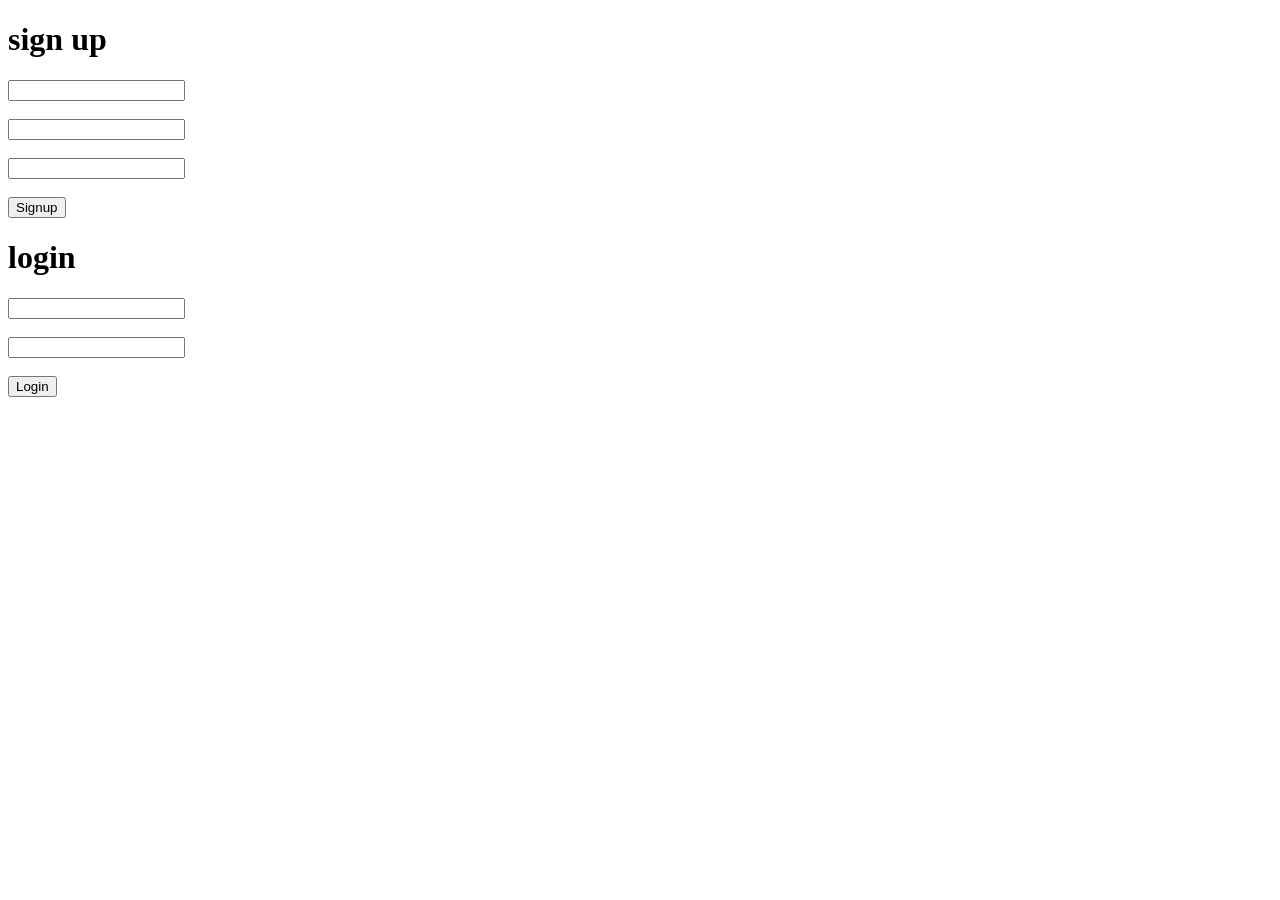
<file: localstorage.html>
<!DOCTYPE html>
<html lang="en">

<head>
    <meta charset="UTF-8">
    <meta name="viewport" content="width=device-width, initial-scale=1.0">
    <title>Document</title>
</head>

<body>
    <h1>sign up</h1>
    <input type="text" id="name"><br><br>
    <input type="email" id="email"><br><br>
    <input type="password" id="pass"><br><br>
    <button onclick="signup()">Signup</button>


    <!-- login section  -->
    <h1>login</h1>
    <input type="email" id="email"><br><br>
    <input type="password" id="pass"><br><br>
    <button onclick="Login()">Login</button>
    <script>
        function signup() {
            let Name = document.getElementById('name').value;
            let Email = document.getElementById('email').value;
            let Pass = document.getElementById('pass').value;
            localStorage.setItem('username', Name);
            localStorage.setItem('userEmail', Email);
            localStorage.setItem('userPass', Pass);
        }

        function Login(){
            let Email = document.getElementById('email').value;
            let Pass = document.getElementById('pass').value;
            REmail = localStorage.getItem('userEmail');
            RPass = localStorage.getItem('userPass');
            if(Email===REmail && Pass ===RPass){
                alert("Login Successfully")
            }
            else{
                alert("invalid creds")
            }
        }
    </script>
</body>

</html>
</file>
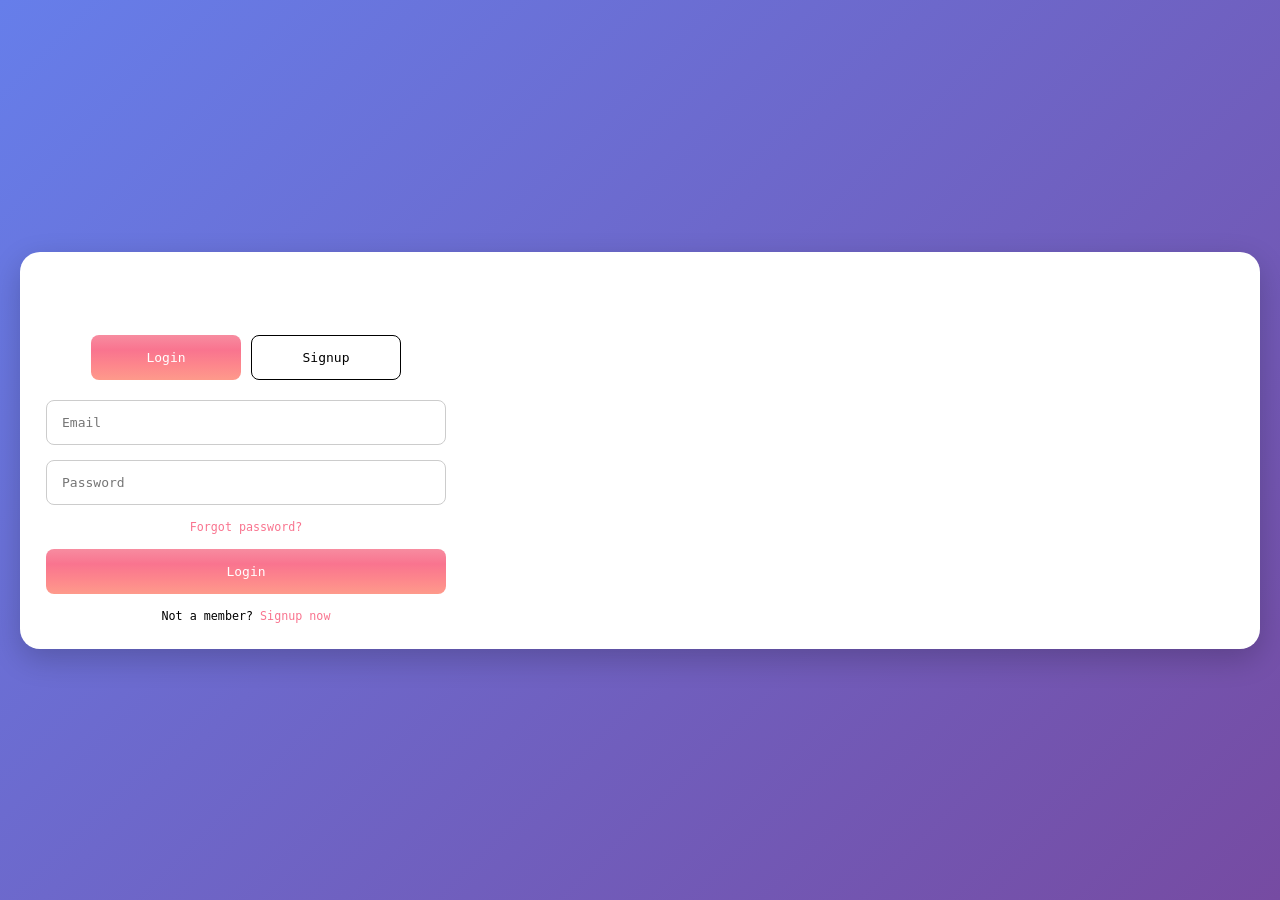
<file: login.html>
<!DOCTYPE html>
<html lang="en">

<head>
    <meta charset="UTF-8">
    <meta name="viewport" content="width=device-width, initial-scale=1.0">
    <title>Log-in</title>
    <link rel="stylesheet" href="login.css">
</head>

<body>
    <div class="log-container">
        <form action="" class="form-bgcolor">
            <div class="content">
                <h1>Login form</h1>
                <div class="btn-s">
                    <button id="login-btn">Login</button>
                    <button><a href="./signup.html" target="_blank">Signup</a></button>
                </div>
                <div class="login-form">
                    <input type="email" placeholder="Email" id="email">
                    <input type="password" placeholder="Password" id="pass">
                    <a href="#">Forgot password?</a>
                    <button class="login-btn" onclick="login()">Login</button>
                    <p>Not a member? <a href="./signup.html" target="_blank">Signup now</a></a></p>
                </div>
            </div>
        </form>
    </div>
    <script src="login.js"></script>
</body>
</html>
</file>
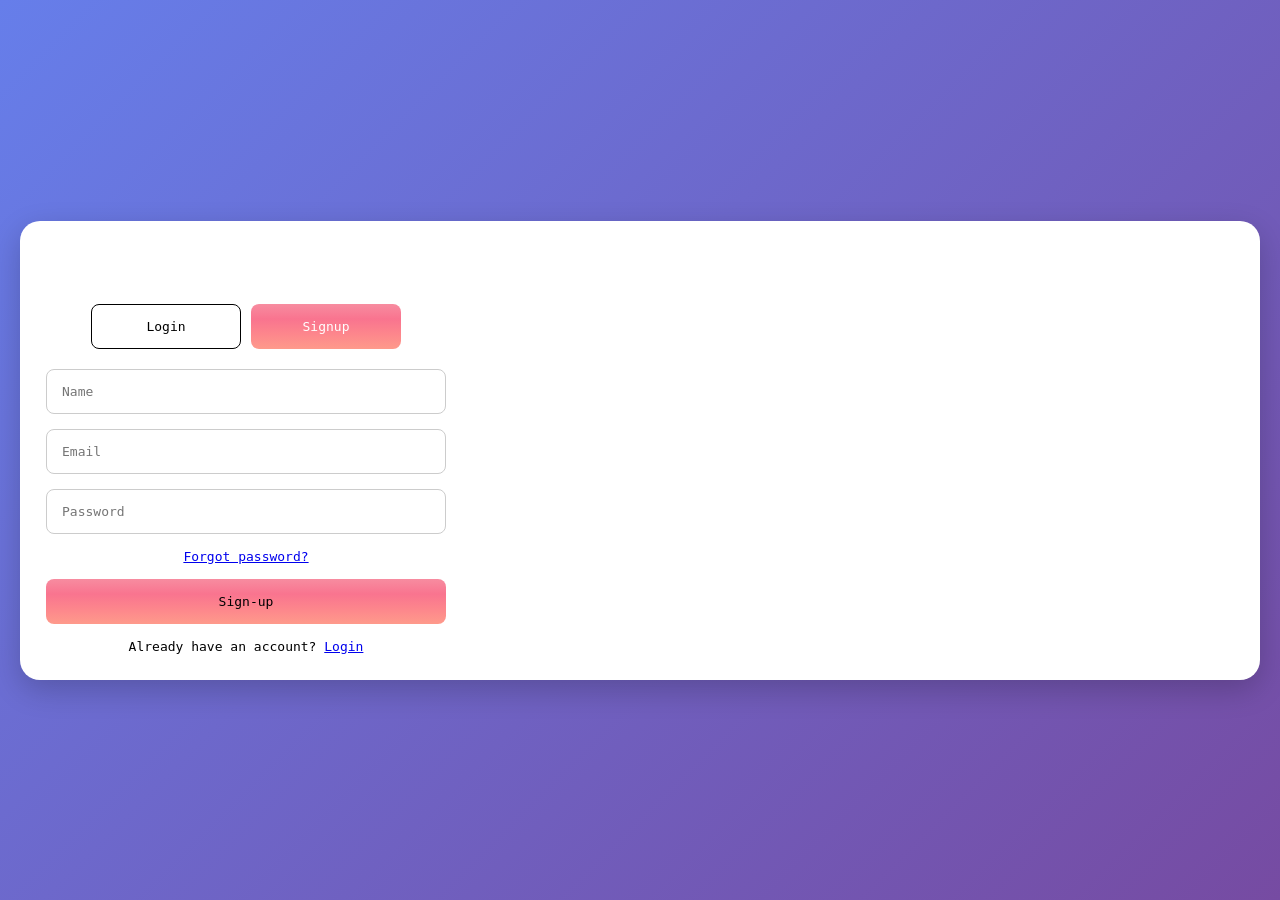
<file: signup.html>
<!DOCTYPE html>
<html lang="en">
<head>
    <meta charset="UTF-8">
    <meta name="viewport" content="width=device-width, initial-scale=1.0">
    <title>Sign-Up</title>
    <link rel="stylesheet" href="signup.css">
</head>
<body>
    <div class="signup-container">
        <form action="" class="form-bgcolor">
            <div class="content">
                <h1>Signup form</h1>
                <div class="btn-s">
                    <button type="button" onclick="location.href='login.html'">Login</button>
                    <button id="signup-btn">Signup</button>
                </div>
                <div class="signup-form">
                    <input type="text" placeholder="Name" id="name">
                    <input type="email" placeholder="Email" id="email">
                    <input type="password" placeholder="Password" id="pass">
                    <a href="#">Forgot password?</a>
                    <button type="button" class="signup-btn" onclick="signup()">Sign-up</button>
                    <p>Already have an account?
                        <a href="./login.html" target="_blank">Login</a>
                    </p>
                </div>
            </div>
        </form>
    </div>
     <script src="./signup.js"></script>
</body>

</html>
</file>
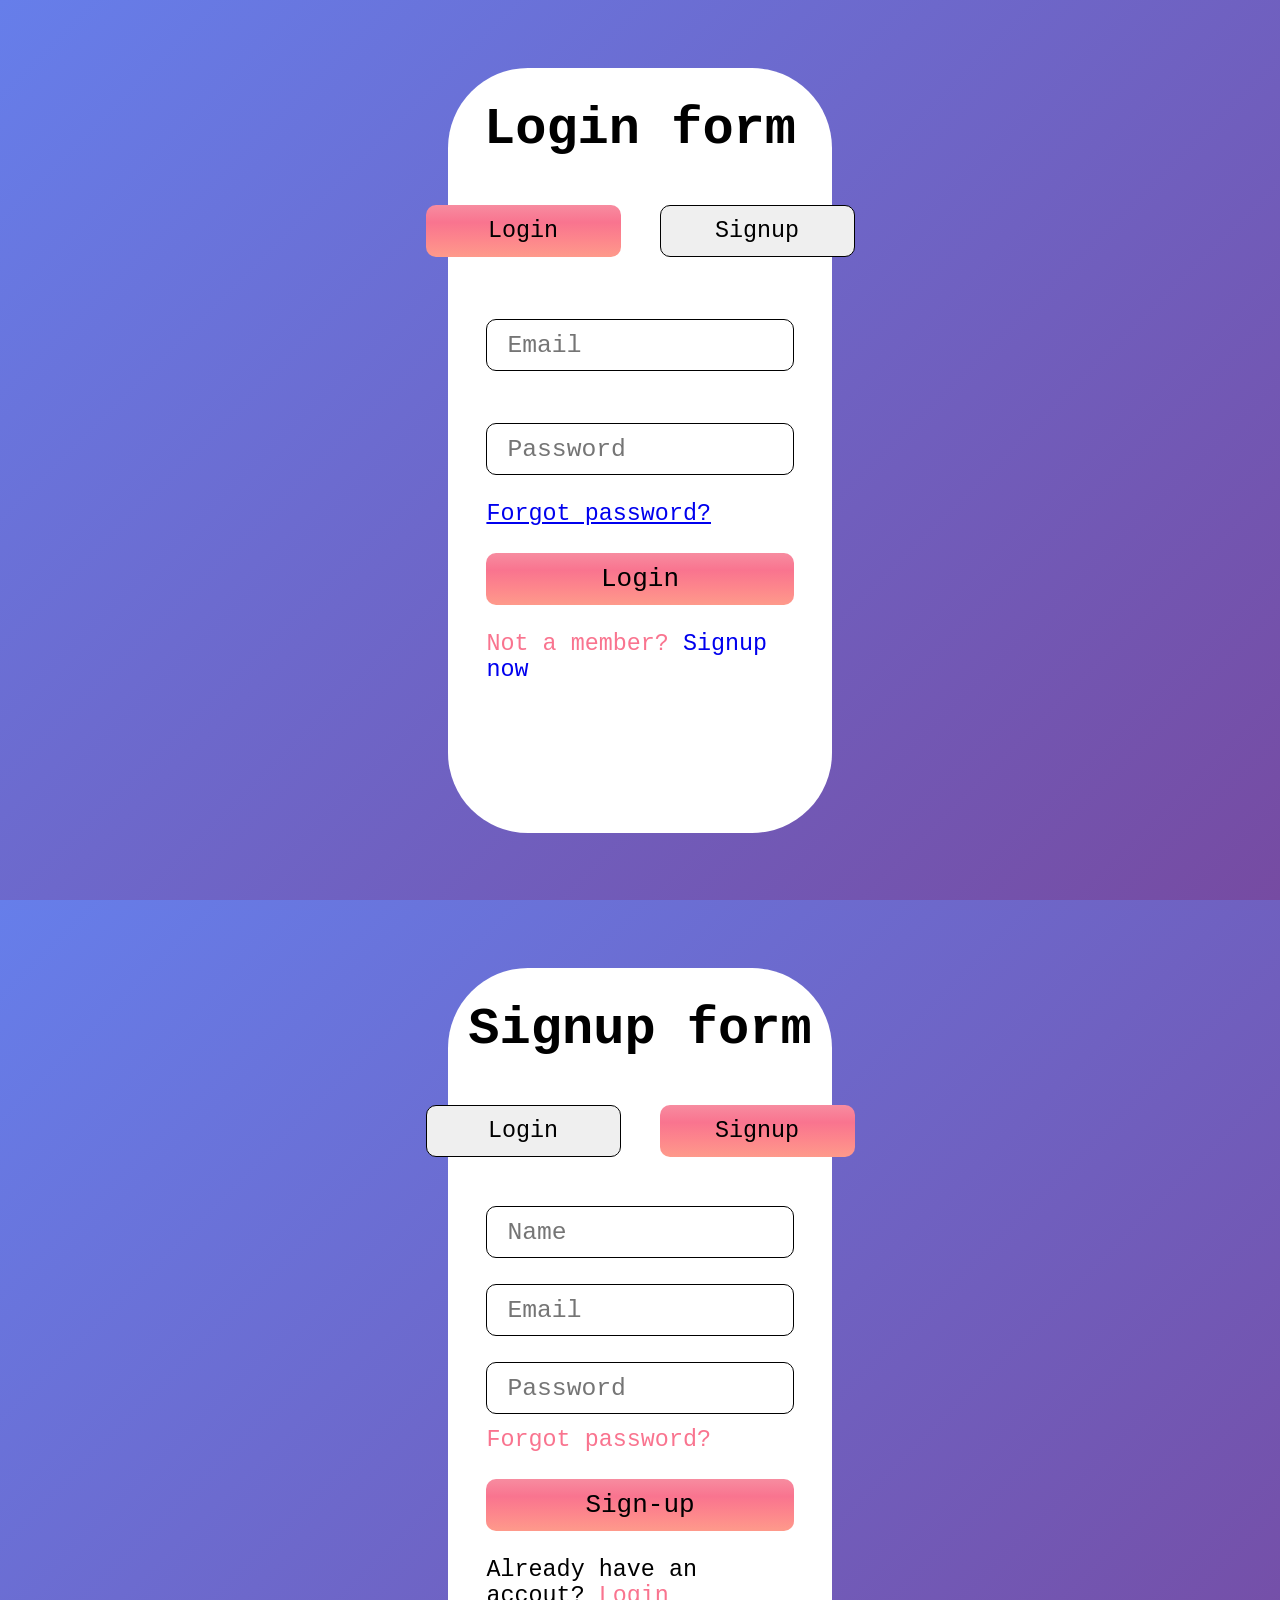
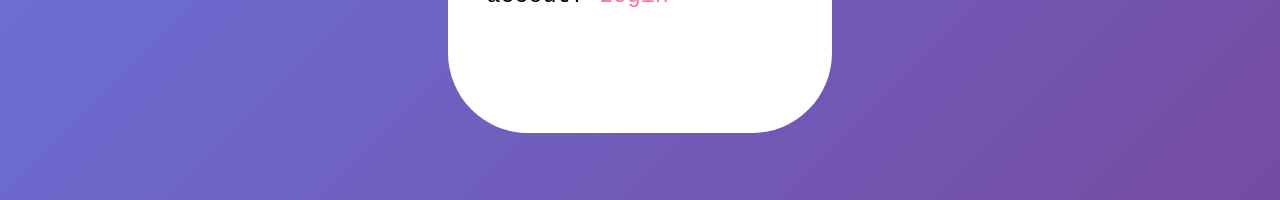
<file: test.html>
<!DOCTYPE html>
<html lang="en">
<head>
    <meta charset="UTF-8">
    <meta name="viewport" content="width=device-width, initial-scale=1.0">
    <title>Test</title>
    <link rel="stylesheet" href="test.css">
</head>
<body>
    <!-- login section  -->
    <div class="login-container" id="login-btn">
        <form action="" class="form-bgcolor">
            <div class="login-content">
                <h1>Login form</h1>
                <div class="btn-s">
                    <button type="button" id="login-form">Login</button>
                    <button type="button" onclick="showSignup()">Signup</button>
                </div>
                <div class="login-form">
                    <!-- <input type="email" placeholder="Email">
                    <input type="password" placeholder="Password">
                    <a href="#" class="sign-a">Forgot password?</a>
                    <button class="login-btn">Login</button> -->
                    <input type="email" placeholder="Email" id="Lemail">
                    <input type="password" placeholder="Password" id="Lpass">
                    <a href="#">Forgot password?</a>
                    <button class="login-btn" onclick="login()">Login</button>
                    <p>Not a member? <a href="#" onclick="showSignup()"class="sign-a">Signup now</a></p>
                </div>
            </div>
        </form>
    </div>
    <!-- signup section -->
    <div class="signup-container" id="signup-btn">
        <form action="" class="form-bgcolor">
            <div class="signup-content">
                <h1>Signup form</h1>
                <div class="btn-s">
                    <button type="button" onclick="showLogin()">Login</button>
                    <button type="button" id="signup-btn">Signup</button>
                </div>
                <div class="signup-form">
                    <!-- <input type="email" placeholder="Email">
                    <input type="password" placeholder="Password">
                    <input type="password" placeholder="confirm-Password">
                    <a href="#">Forgot password?</a>
                    <button class="signup-btn">Login</button> -->
                    <input type="text" placeholder="Name" id="Sname">
                    <input type="email" placeholder="Email" id="Semail">
                    <input type="password" placeholder="Password" id="Spass">
                    <a href="#">Forgot password?</a>
                    <button type="button" class="signup-btn" onclick="signup()">Sign-up</button>
                    <p>Already have an accout? <a href="./signup.html" target="_blank" >Login</a></p>
                </div>
            </div>
        </form>
    </div>
    <script>
        function showSignup() {
            document.getElementById("login-btn").style.display = "none";
            document.getElementById("signup-btn").style.display = "flex";
        }
        function showLogin() {
            document.getElementById("login-btn").style.display = "flex";
            document.getElementById("signup-btn").style.display = "none";
        }
    </script>
    <script src="./login.js"></script>
    <script src="./signup.js"></script>
</body>
</html>
</file>
<file: login.css>
* {
    box-sizing: border-box;
    margin: 0;
    padding: 0;
    font-family: monospace;
}

/* Main container */
.log-container {
    min-height: 100vh;
    width: 100%;
    background-image: linear-gradient(135deg, #667eea 0%, #764ba2 100%);
    display: flex;
    justify-content: center;
    align-items: center;
    padding: 20px;
}

/* Content wrapper */
.content {
    width: 100%;
    max-width: 400px;
    text-align: center;
}

/* Heading */
.content h1 {
    font-size: 2.5rem;
    font-weight: 900;
    margin-bottom: 1.5rem;
    color: white;
}

/* Form container */
.form-bgcolor {
    border-radius: 20px;
    background-color: white;
    padding: 2rem;
    width: 100%;
    box-shadow: 0 10px 30px rgba(0,0,0,0.2);
}

/* Buttons container */
.btn-s {
    display: flex;
    justify-content: center;
    gap: 10px;
    flex-wrap: wrap;
}

/* Buttons */
.btn-s button,
.btn-s #login-btn {
    border: none;
    width: 100%;
    max-width: 150px;
    height: 45px;
    border-radius: 8px;
    font-size: 1rem;
    cursor: pointer;
}

/* Active button */
.btn-s #login-btn {
    background-image: linear-gradient(#f78ca0, #f9748f, #fd868c, #fe9a8b);
    color: white;
}

/* Normal button */
.btn-s button {
    border: 1px solid black;
    background: transparent;
}

.btn-s button a {
    color: black;
    text-decoration: none;
}

/* Form */
.login-form {
    display: flex;
    flex-direction: column;
    gap: 15px;
    margin-top: 1.5rem;
}

/* Inputs */
.login-form input {
    width: 100%;
    height: 45px;
    font-size: 1rem;
    padding: 0 15px;
    border-radius: 8px;
    border: 1px solid #ccc;
}

/* Login button */
.login-btn {
    font-size: 1rem;
    border: none;
    border-radius: 8px;
    background-image: linear-gradient(#f78ca0, #f9748f, #fd868c, #fe9a8b);
    width: 100%;
    height: 45px;
    color: white;
    cursor: pointer;
}

/* Text */
.login-form p,
.login-form a {
    font-size: 0.9rem;
}

.login-form a {
    color: #f9748f;
    text-decoration: none;
}

/* 🔥 Responsive Breakpoints */
@media (max-width: 768px) {
    .content h1 {
        font-size: 2rem;
    }

    .form-bgcolor {
        padding: 1.5rem;
    }
}

@media (max-width: 480px) {
    .content h1 {
        font-size: 1.6rem;
    }

    .btn-s {
        flex-direction: column;
        align-items: center;
    }
}
</file>
<file: signup.css>
* {
    box-sizing: border-box;
    margin: 0;
    padding: 0;
    font-family: monospace;
}

/* Main container */
.signup-container {
    min-height: 100vh;
    width: 100%;
    background-image: linear-gradient(135deg, #667eea 0%, #764ba2 100%);
    display: flex;
    justify-content: center;
    align-items: center;
    padding: 20px;
}

/* Content wrapper */
.content {
    width: 100%;
    max-width: 400px;
    text-align: center;
}

/* Heading */
.content h1 {
    font-size: 2.5rem;
    font-weight: 900;
    margin-bottom: 1.5rem;
    color: white;
}

/* Form card */
.form-bgcolor {
    border-radius: 20px;
    background-color: white;
    padding: 2rem;
    width: 100%;
    box-shadow: 0 10px 30px rgba(0,0,0,0.2);
}

/* Button switch (Login / Signup) */
.btn-s {
    display: flex;
    justify-content: center;
    gap: 10px;
    flex-wrap: wrap;
}

/* Buttons */
.btn-s button,
.btn-s #signup-btn {
    border: none;
    width: 100%;
    max-width: 150px;
    height: 45px;
    border-radius: 8px;
    font-size: 1rem;
    cursor: pointer;
}

/* Active button */
.btn-s #signup-btn {
    background: linear-gradient(#f78ca0, #f9748f, #fd868c, #fe9a8b);
    color: white;
}

/* Inactive button */
.btn-s button {
    border: 1px solid black;
    background: transparent;
}

.btn-s button a {
    color: black;
    text-decoration: none;
}

/* Form */
.signup-form {
    display: flex;
    flex-direction: column;
    gap: 15px;
    margin-top: 1.5rem;
}

/* Inputs */
.signup-form input {
    width: 100%;
    height: 45px;
    font-size: 1rem;
    padding: 0 15px;
    border-radius: 8px;
    border: 1px solid #ccc;
}

/* Submit button */
.signup-btn {
    font-size: 1rem;
    border: none;
    border-radius: 8px;
    background: linear-gradient(#f78ca0, #f9748f, #fd868c, #fe9a8b);
    width: 100%;
    height: 45px;
    color
</file>
<file: test.css>
/* Login section  */
* {
    box-sizing: border-box;
    margin: 0;
    padding: 0;
    font-family: monospace;
}

.login-container {
    height: 100vh;
    width: 100%;
    background-image: linear-gradient(135deg, #667eea 0%, #764ba2 100%);
    /* background-color: black; */
    display: flex;
    justify-content: center;
    align-items: center;
}

.login-content {
    display: flex;
    flex-direction: column;
    justify-content: flex-start;
    align-items: center;
}

.login-content h1 {
    font-size: 4rem;
    font-weight: 900;
    margin: 2.5rem 0;
}
.btn-s {
    display: flex;
    justify-content: center;
}
.btn-s #login-form {
    border: none;
    width: 15rem;
    height: 4rem;
    background: linear-gradient(#f78ca0, #f9748f, #fd868c, #fe9a8b);
    border-radius: 10px;
    font-size: 1.8rem;
}
.btn-s button {
    margin: 2rem 1.5rem; 
    border: 1px solid black;
    width: 15rem;
    height: 4rem;
    /* background-image: linear-gradient(#f78ca0, #f9748f, #fd868c, #fe9a8b); */
    border-radius: 10px;
    font-size: 1.8rem;
}
.btn-s button > a{
    color: black;
    text-decoration: none;
}
.login-form{
    display: flex;
    flex-direction: column;
    width: 80%;
    height: 50vh;
    margin: 1.8rem 0;
}
.login-form input{
    width: 100%;
    height: 4rem;
    margin: 2rem 0;
    font-size: 1.9rem;
    padding-left: 20px;
    border-radius: 10px;
    border: 1px solid black;
}
.login-btn{
    margin: 2rem 0;
    font-size: 2rem;
    border: none;
    border-radius: 10px;
    background-image: linear-gradient(#f78ca0, #f9748f, #fd868c, #fe9a8b);
    width: 100%;
    height: 4rem;
}
.login-form p,
.login-form a{
    font-size: 1.8rem;
}

.login-form {
    color:  #f9748f;
    text-decoration: none;
}
/* sign up section  */
.signup-container {
    height: 100vh;
    width: 100%;
    background-image: linear-gradient(135deg, #667eea 0%, #764ba2 100%);
    display: flex;
    justify-content: center;
    align-items: center;
}

.signup-content {
    display: flex;
    flex-direction: column;
    justify-content: flex-start;
    align-items: center;
}

.signup-content h1 {
    font-size: 4rem;
    font-weight: 900;
    margin: 2.5rem 0;
}

.form-bgcolor {
    border-radius: 80px;
    background-color: white;
    height: 85%;
    width: 30%;
}
.btn-s #signup-btn {
    margin: 1rem 1.5rem; 
    border: none;
    width: 15rem;
    height: 4rem;
    background: linear-gradient(#f78ca0, #f9748f, #fd868c, #fe9a8b);
    border-radius: 10px;
    font-size: 1.8rem;
}
.btn-s button {
    margin: 1rem 1.5rem; 
    border: 1px solid black;
    width: 15rem;
    height: 4rem;
    /* background-image: linear-gradient(#f78ca0, #f9748f, #fd868c, #fe9a8b); */
    border-radius: 10px;
    font-size: 1.8rem;
}
.btn-s button > a{
    color: black;
    text-decoration: none;
}
.signup-form{
    display: flex;
    flex-direction: column;
    width: 80%;
    height: 50vh;
    margin: 1.8rem 0;
}
.signup-form input{
    width: 100%;
    height: 4rem;
    margin: 1rem 0;
    font-size: 1.9rem;
    padding-left: 20px;
    border-radius: 10px;
    border: 1px solid black;
}
.signup-btn{
    margin: 2rem 0;
    font-size: 2rem;
    border: none;
    border-radius: 10px;
    background: linear-gradient(#f78ca0, #f9748f, #fd868c, #fe9a8b);
    /* background-color: black; */
    width: 100%;
    height: 4rem;
}
.signup-form p,
.signup-form a{
    font-size: 1.8rem;
}

.signup-form a
{
    color:  #f9748f;
    text-decoration: none;
}
.sign-a{
    text-decoration: none;
}
</file>
